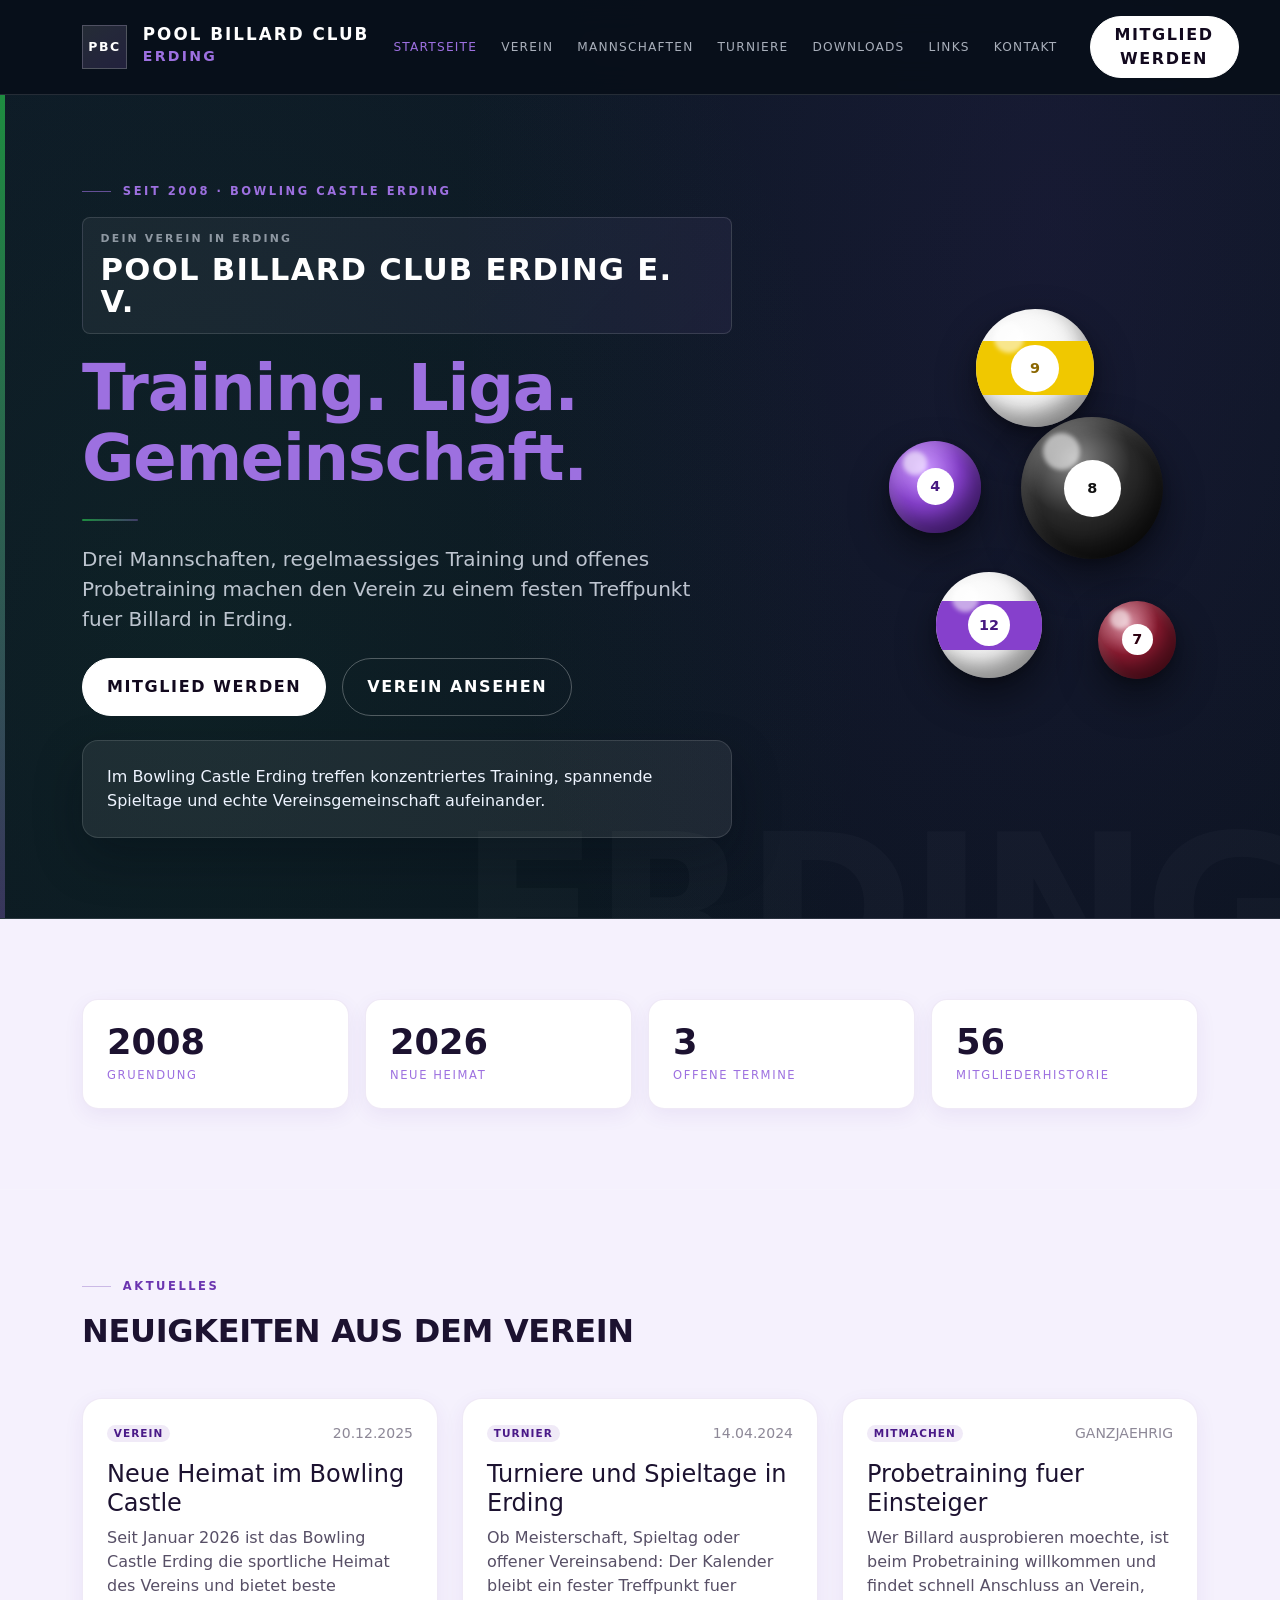
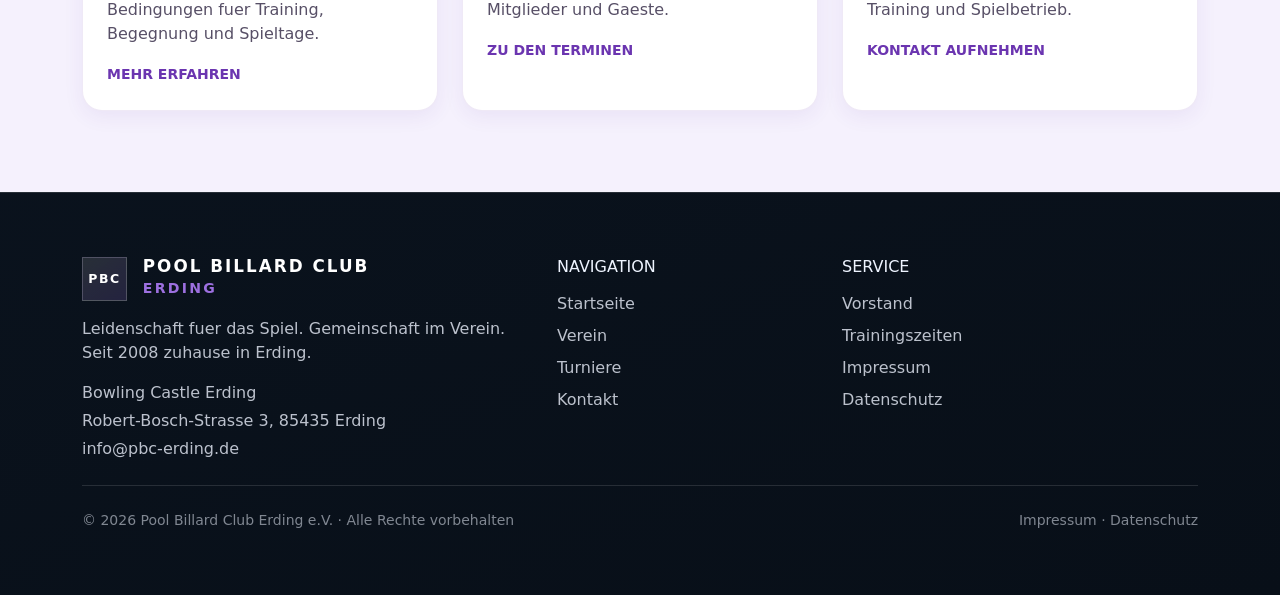
<file: index.html>
<!DOCTYPE html>
<html lang="de">
<head>
    <meta charset="UTF-8">
  <meta name="viewport" content="width=device-width, initial-scale=1.0">
  <link rel="preconnect" href="https://cdn.jsdelivr.net">
  <link href="https://cdn.jsdelivr.net/npm/bootstrap@5.3.8/dist/css/bootstrap.min.css" rel="stylesheet">
  <link rel="stylesheet" href="assets/css/site.css">
  <script src="https://cdn.jsdelivr.net/npm/bootstrap@5.3.8/dist/js/bootstrap.bundle.min.js" defer></script>
  <script src="assets/js/site.js" defer></script>
  <title>PBC Erding</title>
  <meta name="description" content="Pool Billard Club Erding e.V. im Bowling Castle Erding. Training, Vereinsleben und Probetraining in Erding.">
</head>
<body>
  <div class="site-shell">
    <div data-include="includes/header.inc.html"></div>
    <main>
      <section class="hero">
        <div class="hero-bar"></div>
        <div class="container">
          <div class="hero-layout">
            <div class="hero-copy">
              <div class="eyebrow">Seit 2008 · Bowling Castle Erding</div>
              <div class="hero-clubname-wrap">
                <div class="hero-clubname-label">Dein Verein in Erding</div>
                <div class="hero-clubname">POOL BILLARD CLUB ERDING E. V.</div>
              </div>
              <h1><span class="text-pbc-accent">Training. Liga. Gemeinschaft.</span></h1>
              <div class="hero-divider"></div>
              <p class="fs-5 text-pbc-soft">Drei Mannschaften, regelmaessiges Training und offenes Probetraining machen den Verein zu einem festen Treffpunkt fuer Billard in Erding.</p>
              <div class="d-flex flex-wrap gap-3 mt-4">
                <a class="btn btn-pbc-primary rounded-pill px-4 py-3" href="kontakt.html#mitgliedschaft">Mitglied werden</a>
                <a class="btn btn-pbc-outline rounded-pill px-4 py-3" href="verein.html">Verein ansehen</a>
              </div>
              <div class="editor-note rounded-4 p-4 mt-4">Im Bowling Castle Erding treffen konzentriertes Training, spannende Spieltage und echte Vereinsgemeinschaft aufeinander.</div>
            </div>

            <div class="hero-visual" aria-hidden="true">
              <div class="pool-ball ball-9 stripe-9"><span>9</span></div>
              <div class="pool-ball ball-4 solid-4"><span>4</span></div>
              <div class="pool-ball ball-8 eight"><span>8</span></div>
              <div class="pool-ball ball-12 stripe-12"><span>12</span></div>
              <div class="pool-ball ball-7 solid-7"><span>7</span></div>
            </div>
          </div>
        </div>
      </section>

      <section class="section-block bg-pbc-light">
        <div class="container">
          <div class="row g-3">
            <div class="col-6 col-lg-3"><div class="pbc-stat rounded-4 p-4 h-100"><strong>2008</strong><span>Gruendung</span></div></div>
            <div class="col-6 col-lg-3"><div class="pbc-stat rounded-4 p-4 h-100"><strong>2026</strong><span>Neue Heimat</span></div></div>
            <div class="col-6 col-lg-3"><div class="pbc-stat rounded-4 p-4 h-100"><strong>3</strong><span>Offene Termine</span></div></div>
            <div class="col-6 col-lg-3"><div class="pbc-stat rounded-4 p-4 h-100"><strong>56</strong><span>Mitgliederhistorie</span></div></div>
          </div>
        </div>
      </section>

      <section class="section-block bg-pbc-light border-top border-bottom border-pbc">
        <div class="container">
          <div class="mb-5">
            <div class="section-label">Aktuelles</div>
            <h2 class="section-title mt-3 mb-0">Neuigkeiten aus dem Verein</h2>
          </div>
          <div class="row g-4">
            <div class="col-lg-4">
              <article class="pbc-card p-4 h-100">
                <div class="d-flex justify-content-between align-items-center mb-3 small text-pbc-muted text-uppercase"><span class="badge badge-pbc rounded-pill">Verein</span><span>20.12.2025</span></div>
                <h3 class="h4">Neue Heimat im Bowling Castle</h3>
                <p class="text-pbc-soft">Seit Januar 2026 ist das Bowling Castle Erding die sportliche Heimat des Vereins und bietet beste Bedingungen fuer Training, Begegnung und Spieltage.</p>
                <a class="text-pbc-accent text-uppercase fw-semibold small" href="verein.html">Mehr erfahren</a>
              </article>
            </div>
            <div class="col-lg-4">
              <article class="pbc-card p-4 h-100">
                <div class="d-flex justify-content-between align-items-center mb-3 small text-pbc-muted text-uppercase"><span class="badge badge-pbc rounded-pill">Turnier</span><span>14.04.2024</span></div>
                <h3 class="h4">Turniere und Spieltage in Erding</h3>
                <p class="text-pbc-soft">Ob Meisterschaft, Spieltag oder offener Vereinsabend: Der Kalender bleibt ein fester Treffpunkt fuer Mitglieder und Gaeste.</p>
                <a class="text-pbc-accent text-uppercase fw-semibold small" href="turniere.html">Zu den Terminen</a>
              </article>
            </div>
            <div class="col-lg-4">
              <article class="pbc-card p-4 h-100">
                <div class="d-flex justify-content-between align-items-center mb-3 small text-pbc-muted text-uppercase"><span class="badge badge-pbc rounded-pill">Mitmachen</span><span>Ganzjaehrig</span></div>
                <h3 class="h4">Probetraining fuer Einsteiger</h3>
                <p class="text-pbc-soft">Wer Billard ausprobieren moechte, ist beim Probetraining willkommen und findet schnell Anschluss an Verein, Training und Spielbetrieb.</p>
                <a class="text-pbc-accent text-uppercase fw-semibold small" href="kontakt.html">Kontakt aufnehmen</a>
              </article>
            </div>
          </div>
        </div>
      </section>
    </main>
    <div data-include="includes/footer.inc.html"></div>
  </div>
</body>
</html>
</file>
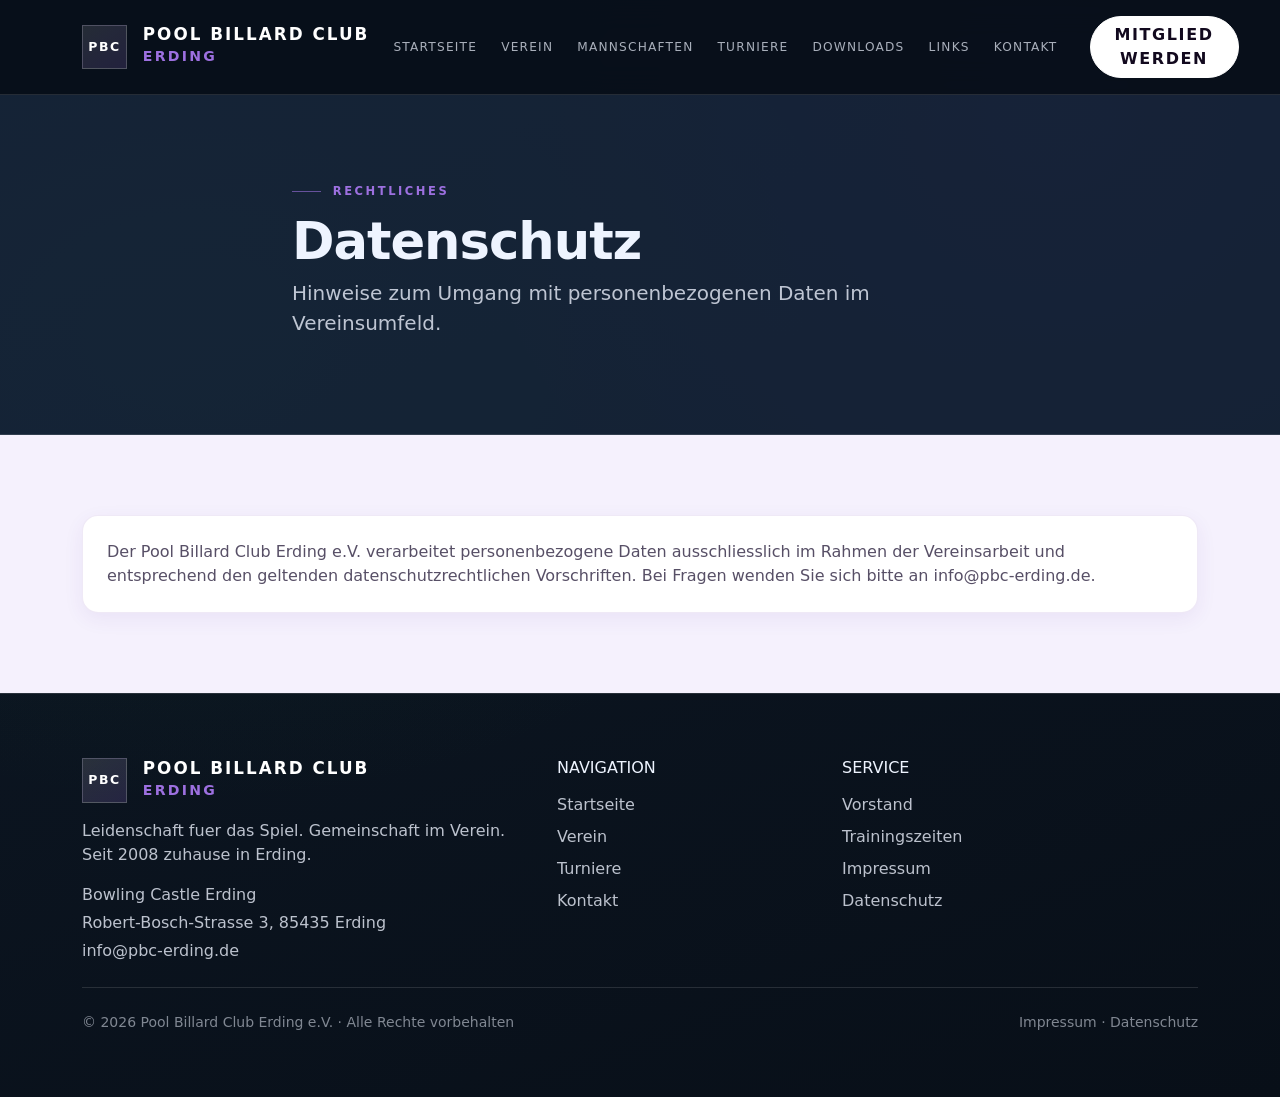
<file: datenschutz.html>
<!DOCTYPE html>
<html lang="de">
<head>
    <meta charset="UTF-8">
  <meta name="viewport" content="width=device-width, initial-scale=1.0">
  <link rel="preconnect" href="https://cdn.jsdelivr.net">
  <link href="https://cdn.jsdelivr.net/npm/bootstrap@5.3.8/dist/css/bootstrap.min.css" rel="stylesheet">
  <link rel="stylesheet" href="assets/css/site.css">
  <script src="https://cdn.jsdelivr.net/npm/bootstrap@5.3.8/dist/js/bootstrap.bundle.min.js" defer></script>
  <script src="assets/js/site.js" defer></script>
  <title>Datenschutz | PBC Erding</title>
</head>
<body>
  <div class="site-shell">
    <div data-include="includes/header.inc.html"></div>
    <main>
      <section class="page-hero bg-pbc-dark">
        <div class="container page-hero-copy">
          <div class="section-label">Rechtliches</div>
          <h1>Datenschutz</h1>
          <p class="fs-5 text-pbc-soft">Hinweise zum Umgang mit personenbezogenen Daten im Vereinsumfeld.</p>
        </div>
      </section>
      <section class="section-block bg-pbc-light"><div class="container"><div class="pbc-panel rounded-4 p-4"><p class="text-pbc-soft mb-0">Der Pool Billard Club Erding e.V. verarbeitet personenbezogene Daten ausschliesslich im Rahmen der Vereinsarbeit und entsprechend den geltenden datenschutzrechtlichen Vorschriften. Bei Fragen wenden Sie sich bitte an info@pbc-erding.de.</p></div></div></section>
    </main>
    <div data-include="includes/footer.inc.html"></div>
  </div>
</body>
</html>
</file>
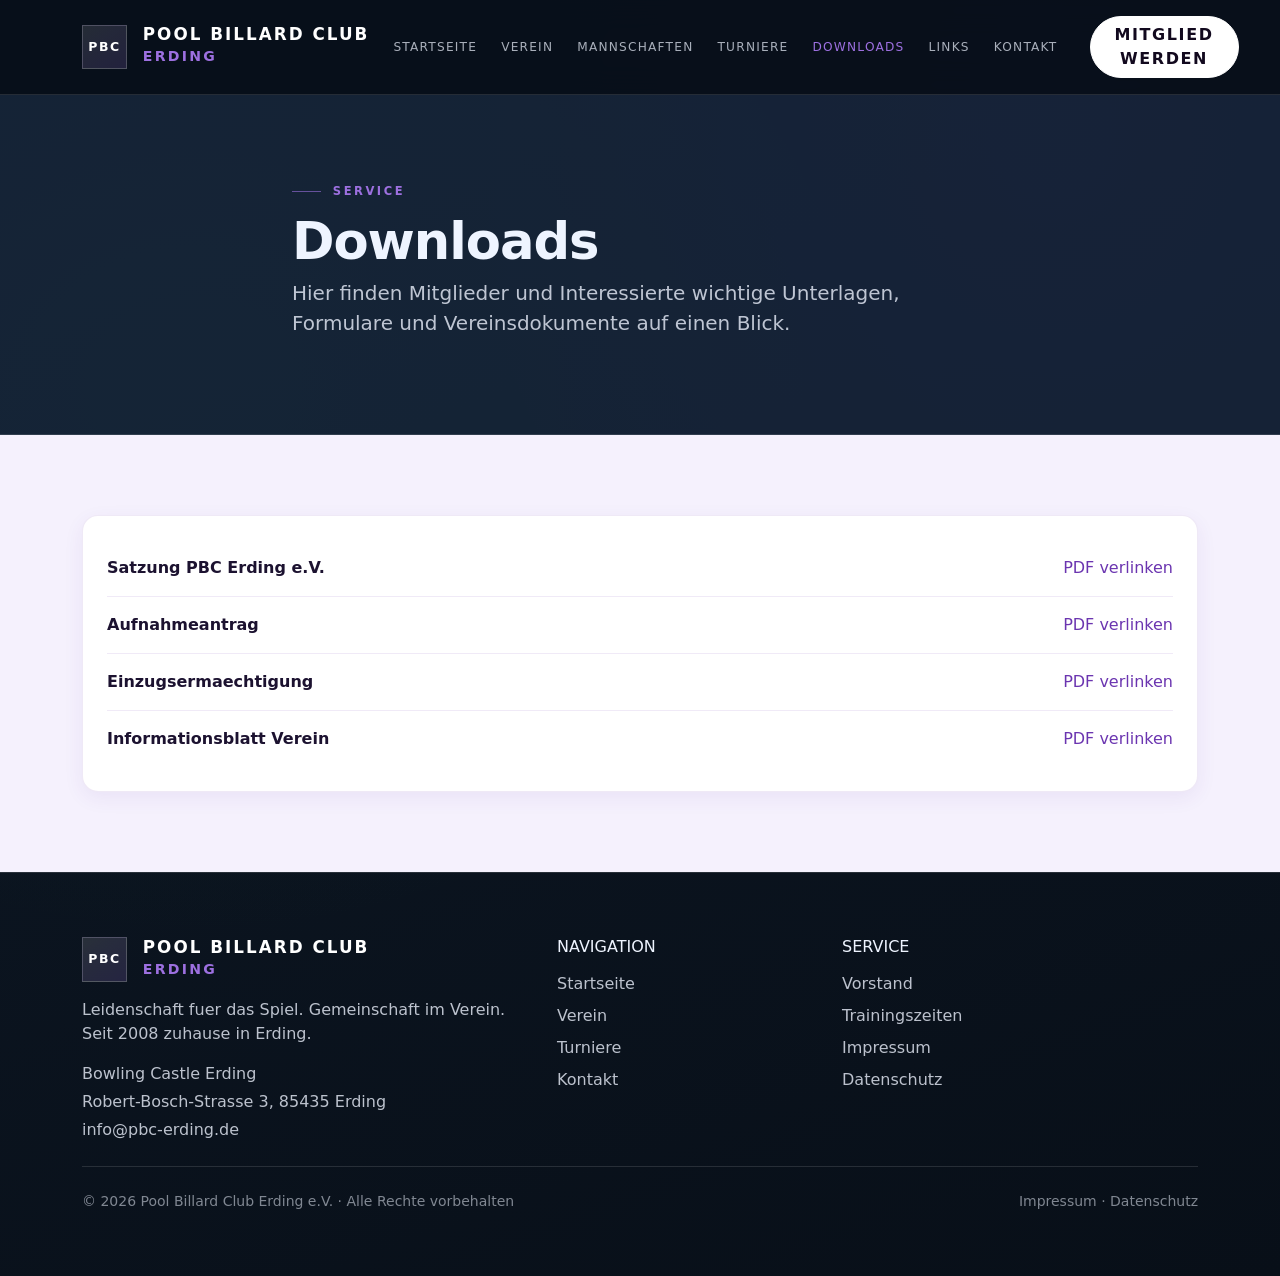
<file: downloads.html>
<!DOCTYPE html>
<html lang="de">
<head>
    <meta charset="UTF-8">
  <meta name="viewport" content="width=device-width, initial-scale=1.0">
  <link rel="preconnect" href="https://cdn.jsdelivr.net">
  <link href="https://cdn.jsdelivr.net/npm/bootstrap@5.3.8/dist/css/bootstrap.min.css" rel="stylesheet">
  <link rel="stylesheet" href="assets/css/site.css">
  <script src="https://cdn.jsdelivr.net/npm/bootstrap@5.3.8/dist/js/bootstrap.bundle.min.js" defer></script>
  <script src="assets/js/site.js" defer></script>
  <title>Downloads | PBC Erding</title>
  <meta name="description" content="Downloadbereich mit einfacher Listenpflege.">
</head>
<body>
  <div class="site-shell">
    <div data-include="includes/header.inc.html"></div>
    <main>
      <section class="page-hero bg-pbc-dark">
        <div class="container page-hero-copy">
          <div class="section-label">Service</div>
          <h1>Downloads</h1>
          <p class="fs-5 text-pbc-soft">Hier finden Mitglieder und Interessierte wichtige Unterlagen, Formulare und Vereinsdokumente auf einen Blick.</p>
        </div>
      </section>
      <section class="section-block bg-pbc-light">
        <div class="container">
          <div class="pbc-panel rounded-4 p-4 list-divider">
            <div class="py-3 d-flex justify-content-between flex-column flex-md-row gap-2"><strong>Satzung PBC Erding e.V.</strong><a class="text-pbc-accent" href="#">PDF verlinken</a></div>
            <div class="py-3 d-flex justify-content-between flex-column flex-md-row gap-2"><strong>Aufnahmeantrag</strong><a class="text-pbc-accent" href="#">PDF verlinken</a></div>
            <div class="py-3 d-flex justify-content-between flex-column flex-md-row gap-2"><strong>Einzugsermaechtigung</strong><a class="text-pbc-accent" href="#">PDF verlinken</a></div>
            <div class="py-3 d-flex justify-content-between flex-column flex-md-row gap-2"><strong>Informationsblatt Verein</strong><a class="text-pbc-accent" href="#">PDF verlinken</a></div>
          </div>
        </div>
      </section>
    </main>
    <div data-include="includes/footer.inc.html"></div>
  </div>
</body>
</html>
</file>
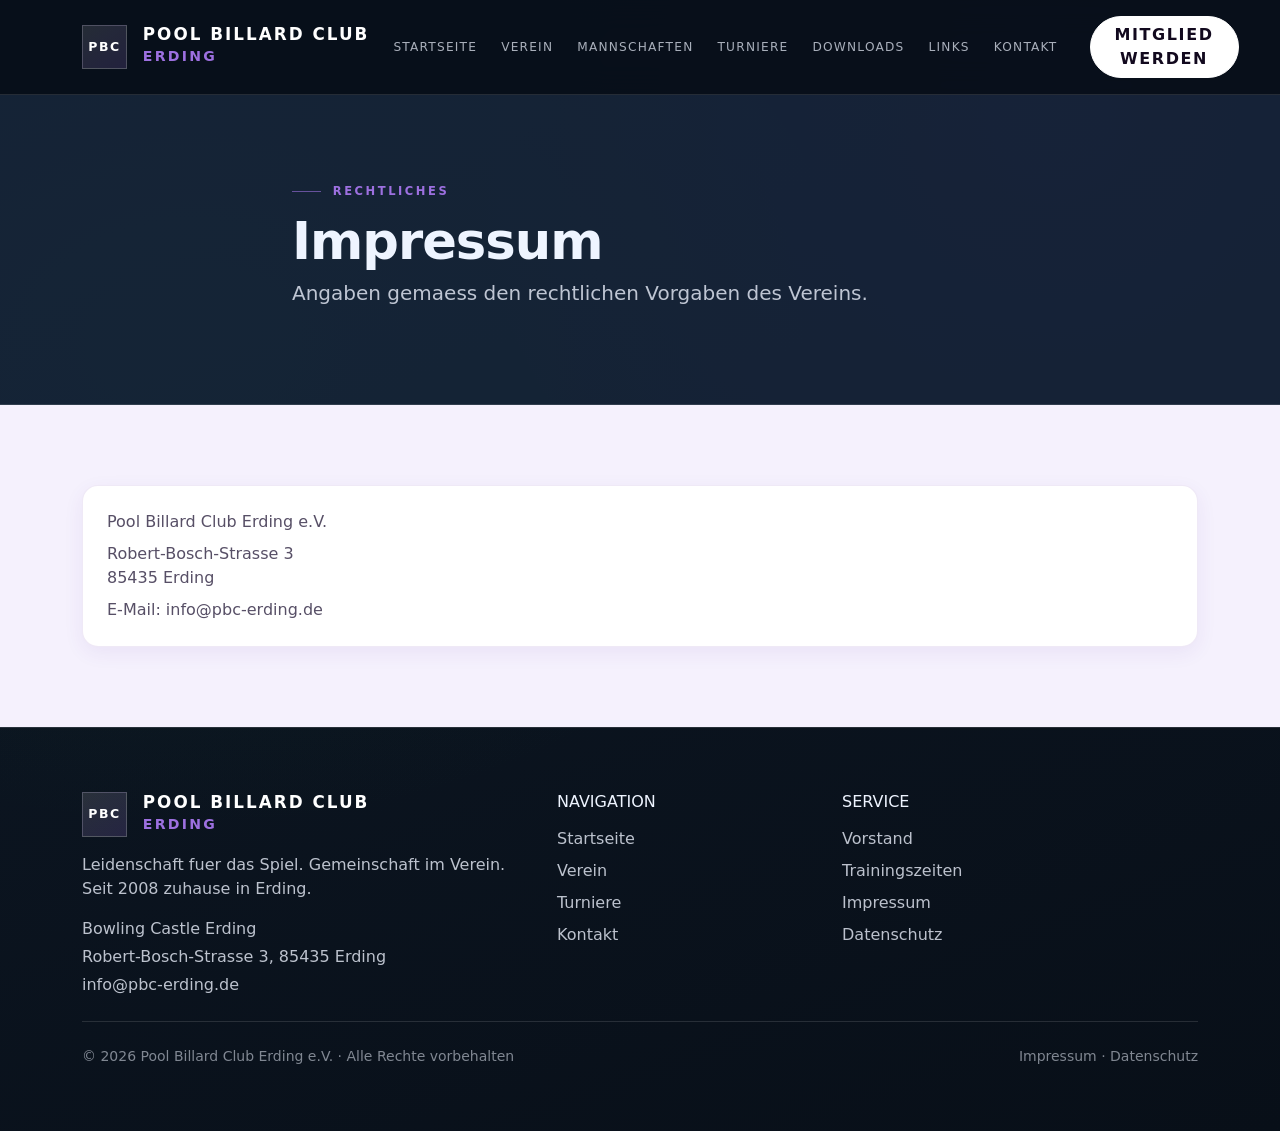
<file: impressum.html>
<!DOCTYPE html>
<html lang="de">
<head>
    <meta charset="UTF-8">
  <meta name="viewport" content="width=device-width, initial-scale=1.0">
  <link rel="preconnect" href="https://cdn.jsdelivr.net">
  <link href="https://cdn.jsdelivr.net/npm/bootstrap@5.3.8/dist/css/bootstrap.min.css" rel="stylesheet">
  <link rel="stylesheet" href="assets/css/site.css">
  <script src="https://cdn.jsdelivr.net/npm/bootstrap@5.3.8/dist/js/bootstrap.bundle.min.js" defer></script>
  <script src="assets/js/site.js" defer></script>
  <title>Impressum | PBC Erding</title>
</head>
<body>
  <div class="site-shell">
    <div data-include="includes/header.inc.html"></div>
    <main>
      <section class="page-hero bg-pbc-dark">
        <div class="container page-hero-copy">
          <div class="section-label">Rechtliches</div>
          <h1>Impressum</h1>
          <p class="fs-5 text-pbc-soft">Angaben gemaess den rechtlichen Vorgaben des Vereins.</p>
        </div>
      </section>
      <section class="section-block bg-pbc-light"><div class="container"><div class="pbc-panel rounded-4 p-4"><p class="text-pbc-soft mb-2">Pool Billard Club Erding e.V.</p><p class="text-pbc-soft mb-2">Robert-Bosch-Strasse 3<br>85435 Erding</p><p class="text-pbc-soft mb-0">E-Mail: info@pbc-erding.de</p></div></div></section>
    </main>
    <div data-include="includes/footer.inc.html"></div>
  </div>
</body>
</html>
</file>
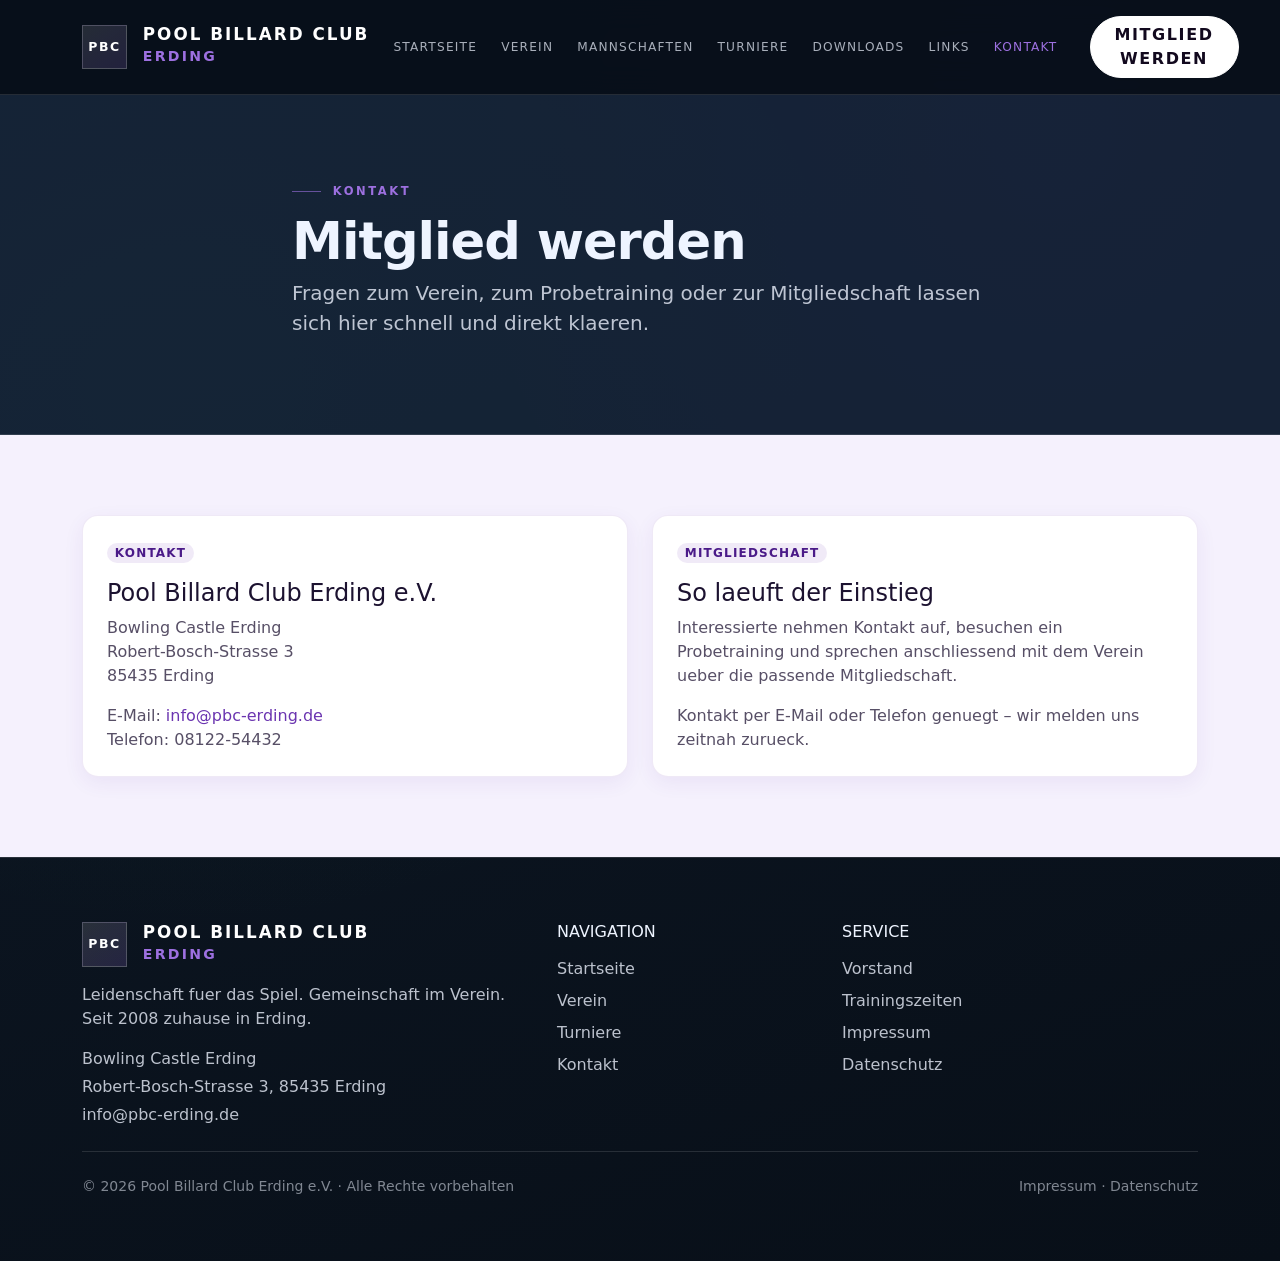
<file: kontakt.html>
<!DOCTYPE html>
<html lang="de">
<head>
    <meta charset="UTF-8">
  <meta name="viewport" content="width=device-width, initial-scale=1.0">
  <link rel="preconnect" href="https://cdn.jsdelivr.net">
  <link href="https://cdn.jsdelivr.net/npm/bootstrap@5.3.8/dist/css/bootstrap.min.css" rel="stylesheet">
  <link rel="stylesheet" href="assets/css/site.css">
  <script src="https://cdn.jsdelivr.net/npm/bootstrap@5.3.8/dist/js/bootstrap.bundle.min.js" defer></script>
  <script src="assets/js/site.js" defer></script>
  <title>Kontakt | PBC Erding</title>
  <meta name="description" content="Kontakt- und Mitgliedschaftsseite mit Vereinsinformationen und Service.">
</head>
<body>
  <div class="site-shell">
    <div data-include="includes/header.inc.html"></div>
    <main>
      <section class="page-hero bg-pbc-dark">
        <div class="container page-hero-copy">
          <div class="section-label">Kontakt</div>
          <h1>Mitglied werden</h1>
          <p class="fs-5 text-pbc-soft">Fragen zum Verein, zum Probetraining oder zur Mitgliedschaft lassen sich hier schnell und direkt klaeren.</p>
        </div>
      </section>
      <section class="section-block bg-pbc-light">
        <div class="container">
          <div class="row g-4">
            <div class="col-lg-6"><article class="pbc-card rounded-4 p-4 h-100"><span class="badge badge-pbc rounded-pill mb-3">Kontakt</span><h3 class="h4">Pool Billard Club Erding e.V.</h3><p class="text-pbc-soft">Bowling Castle Erding<br>Robert-Bosch-Strasse 3<br>85435 Erding</p><p class="text-pbc-soft mb-0">E-Mail: <a class="text-pbc-accent" href="mailto:info@pbc-erding.de">info@pbc-erding.de</a><br>Telefon: 08122-54432</p></article></div>
            <div class="col-lg-6"><article id="mitgliedschaft" class="pbc-card rounded-4 p-4 h-100"><span class="badge badge-pbc rounded-pill mb-3">Mitgliedschaft</span><h3 class="h4">So laeuft der Einstieg</h3><p class="text-pbc-soft">Interessierte nehmen Kontakt auf, besuchen ein Probetraining und sprechen anschliessend mit dem Verein ueber die passende Mitgliedschaft.</p><p class="text-pbc-soft mb-0">Kontakt per E-Mail oder Telefon genuegt – wir melden uns zeitnah zurueck.</p></article></div>
          </div>
        </div>
      </section>
    </main>
    <div data-include="includes/footer.inc.html"></div>
  </div>
</body>
</html>
</file>
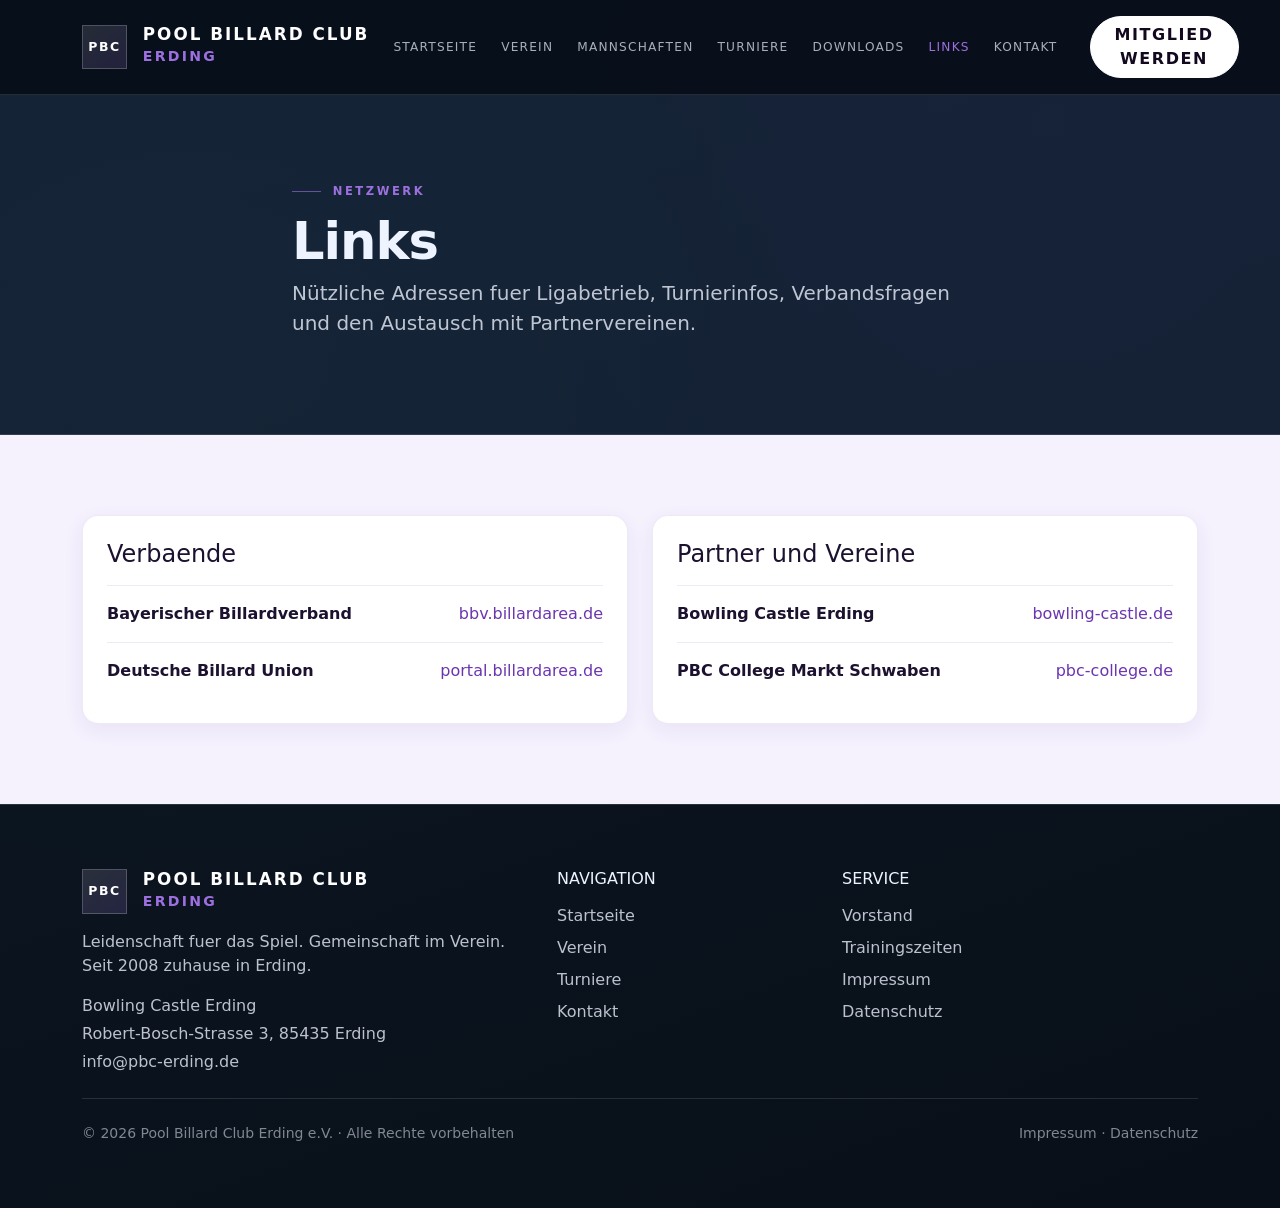
<file: links.html>
<!DOCTYPE html>
<html lang="de">
<head>
    <meta charset="UTF-8">
  <meta name="viewport" content="width=device-width, initial-scale=1.0">
  <link rel="preconnect" href="https://cdn.jsdelivr.net">
  <link href="https://cdn.jsdelivr.net/npm/bootstrap@5.3.8/dist/css/bootstrap.min.css" rel="stylesheet">
  <link rel="stylesheet" href="assets/css/site.css">
  <script src="https://cdn.jsdelivr.net/npm/bootstrap@5.3.8/dist/js/bootstrap.bundle.min.js" defer></script>
  <script src="assets/js/site.js" defer></script>
  <title>Links | PBC Erding</title>
  <meta name="description" content="Nützliche Links rund um Billard, Verbaende und Partner.">
</head>
<body>
  <div class="site-shell">
    <div data-include="includes/header.inc.html"></div>
    <main>
      <section class="page-hero bg-pbc-dark">
        <div class="container page-hero-copy">
          <div class="section-label">Netzwerk</div>
          <h1>Links</h1>
          <p class="fs-5 text-pbc-soft">Nützliche Adressen fuer Ligabetrieb, Turnierinfos, Verbandsfragen und den Austausch mit Partnervereinen.</p>
        </div>
      </section>
      <section class="section-block bg-pbc-light">
        <div class="container">
          <div class="row g-4">
            <div class="col-lg-6"><div class="pbc-panel rounded-4 p-4 list-divider"><h3 class="h4 mb-3">Verbaende</h3><div class="py-3 d-flex justify-content-between flex-column flex-md-row gap-2"><strong>Bayerischer Billardverband</strong><a class="text-pbc-accent" href="https://bbv.billardarea.de">bbv.billardarea.de</a></div><div class="py-3 d-flex justify-content-between flex-column flex-md-row gap-2"><strong>Deutsche Billard Union</strong><a class="text-pbc-accent" href="https://portal.billardarea.de">portal.billardarea.de</a></div></div></div>
            <div class="col-lg-6"><div class="pbc-panel rounded-4 p-4 list-divider"><h3 class="h4 mb-3">Partner und Vereine</h3><div class="py-3 d-flex justify-content-between flex-column flex-md-row gap-2"><strong>Bowling Castle Erding</strong><a class="text-pbc-accent" href="https://www.bowling-castle.de">bowling-castle.de</a></div><div class="py-3 d-flex justify-content-between flex-column flex-md-row gap-2"><strong>PBC College Markt Schwaben</strong><a class="text-pbc-accent" href="https://www.pbc-college.de">pbc-college.de</a></div></div></div>
          </div>
        </div>
      </section>
    </main>
    <div data-include="includes/footer.inc.html"></div>
  </div>
</body>
</html>
</file>
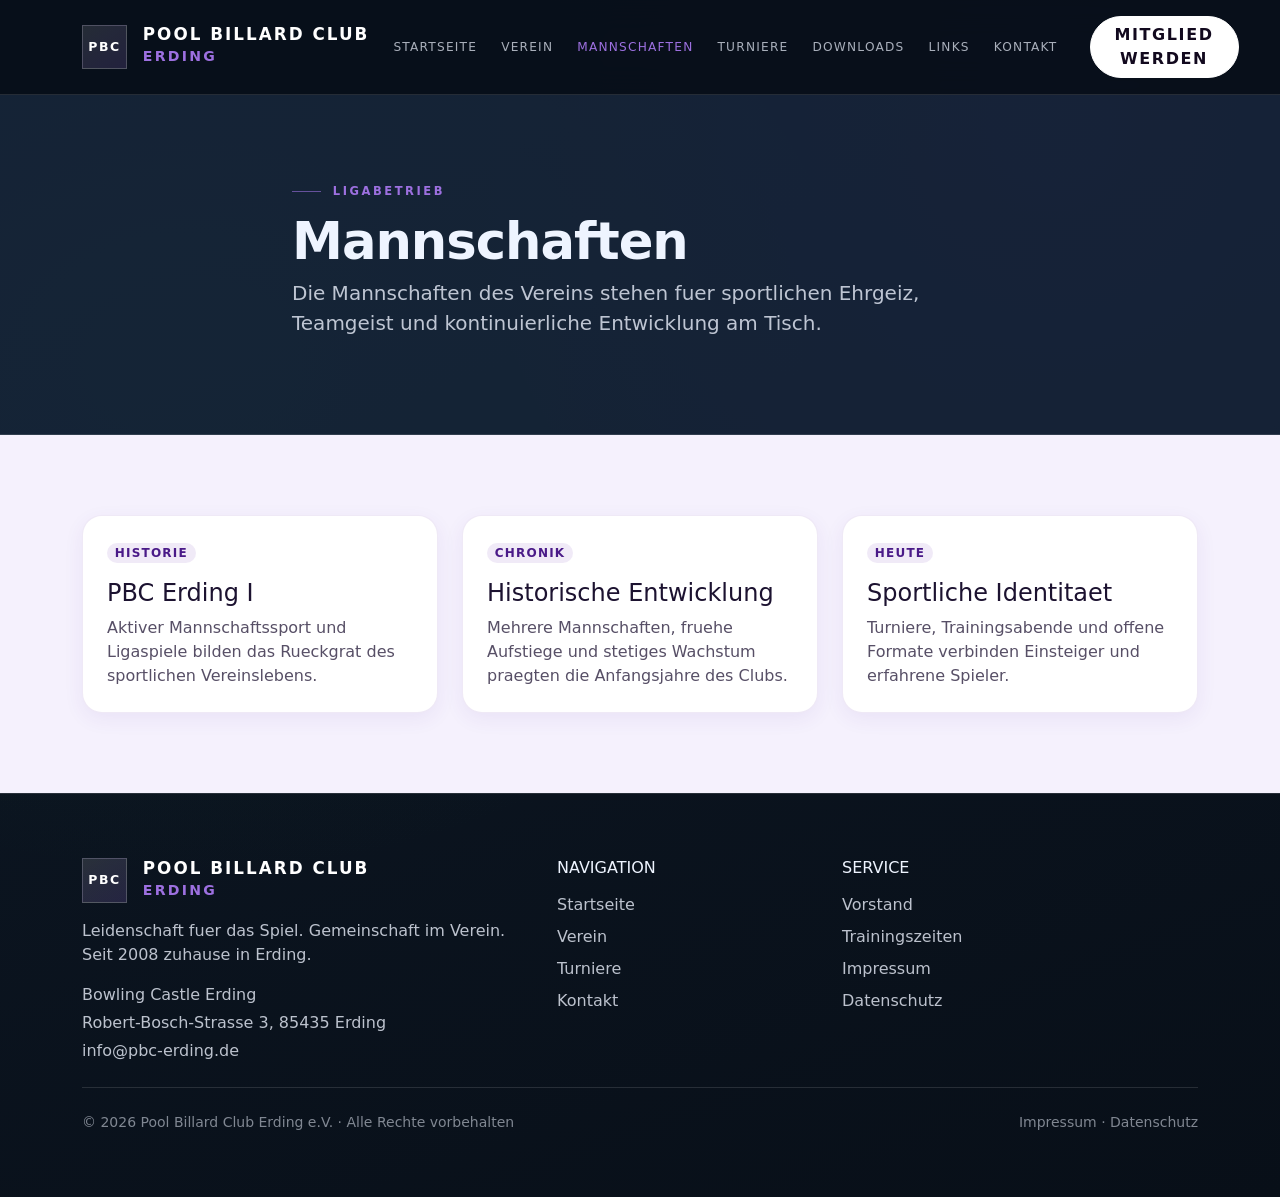
<file: mannschaften.html>
<!DOCTYPE html>
<html lang="de">
<head>
    <meta charset="UTF-8">
  <meta name="viewport" content="width=device-width, initial-scale=1.0">
  <link rel="preconnect" href="https://cdn.jsdelivr.net">
  <link href="https://cdn.jsdelivr.net/npm/bootstrap@5.3.8/dist/css/bootstrap.min.css" rel="stylesheet">
  <link rel="stylesheet" href="assets/css/site.css">
  <script src="https://cdn.jsdelivr.net/npm/bootstrap@5.3.8/dist/js/bootstrap.bundle.min.js" defer></script>
  <script src="assets/js/site.js" defer></script>
  <title>Mannschaften | PBC Erding</title>
  <meta name="description" content="Mannschaften und sportliche Entwicklung des PBC Erding.">
</head>
<body>
  <div class="site-shell">
    <div data-include="includes/header.inc.html"></div>
    <main>
      <section class="page-hero bg-pbc-dark">
        <div class="container page-hero-copy">
          <div class="section-label">Ligabetrieb</div>
          <h1>Mannschaften</h1>
          <p class="fs-5 text-pbc-soft">Die Mannschaften des Vereins stehen fuer sportlichen Ehrgeiz, Teamgeist und kontinuierliche Entwicklung am Tisch.</p>
        </div>
      </section>
      <section class="section-block bg-pbc-light">
        <div class="container">
          <div class="row g-4">
            <div class="col-lg-4"><article class="pbc-card p-4 h-100"><span class="badge badge-pbc rounded-pill mb-3">Historie</span><h3 class="h4">PBC Erding I</h3><p class="text-pbc-soft mb-0">Aktiver Mannschaftssport und Ligaspiele bilden das Rueckgrat des sportlichen Vereinslebens.</p></article></div>
            <div class="col-lg-4"><article class="pbc-card p-4 h-100"><span class="badge badge-pbc rounded-pill mb-3">Chronik</span><h3 class="h4">Historische Entwicklung</h3><p class="text-pbc-soft mb-0">Mehrere Mannschaften, fruehe Aufstiege und stetiges Wachstum praegten die Anfangsjahre des Clubs.</p></article></div>
            <div class="col-lg-4"><article class="pbc-card p-4 h-100"><span class="badge badge-pbc rounded-pill mb-3">Heute</span><h3 class="h4">Sportliche Identitaet</h3><p class="text-pbc-soft mb-0">Turniere, Trainingsabende und offene Formate verbinden Einsteiger und erfahrene Spieler.</p></article></div>
          </div>
        </div>
      </section>
    </main>
    <div data-include="includes/footer.inc.html"></div>
  </div>
</body>
</html>
</file>
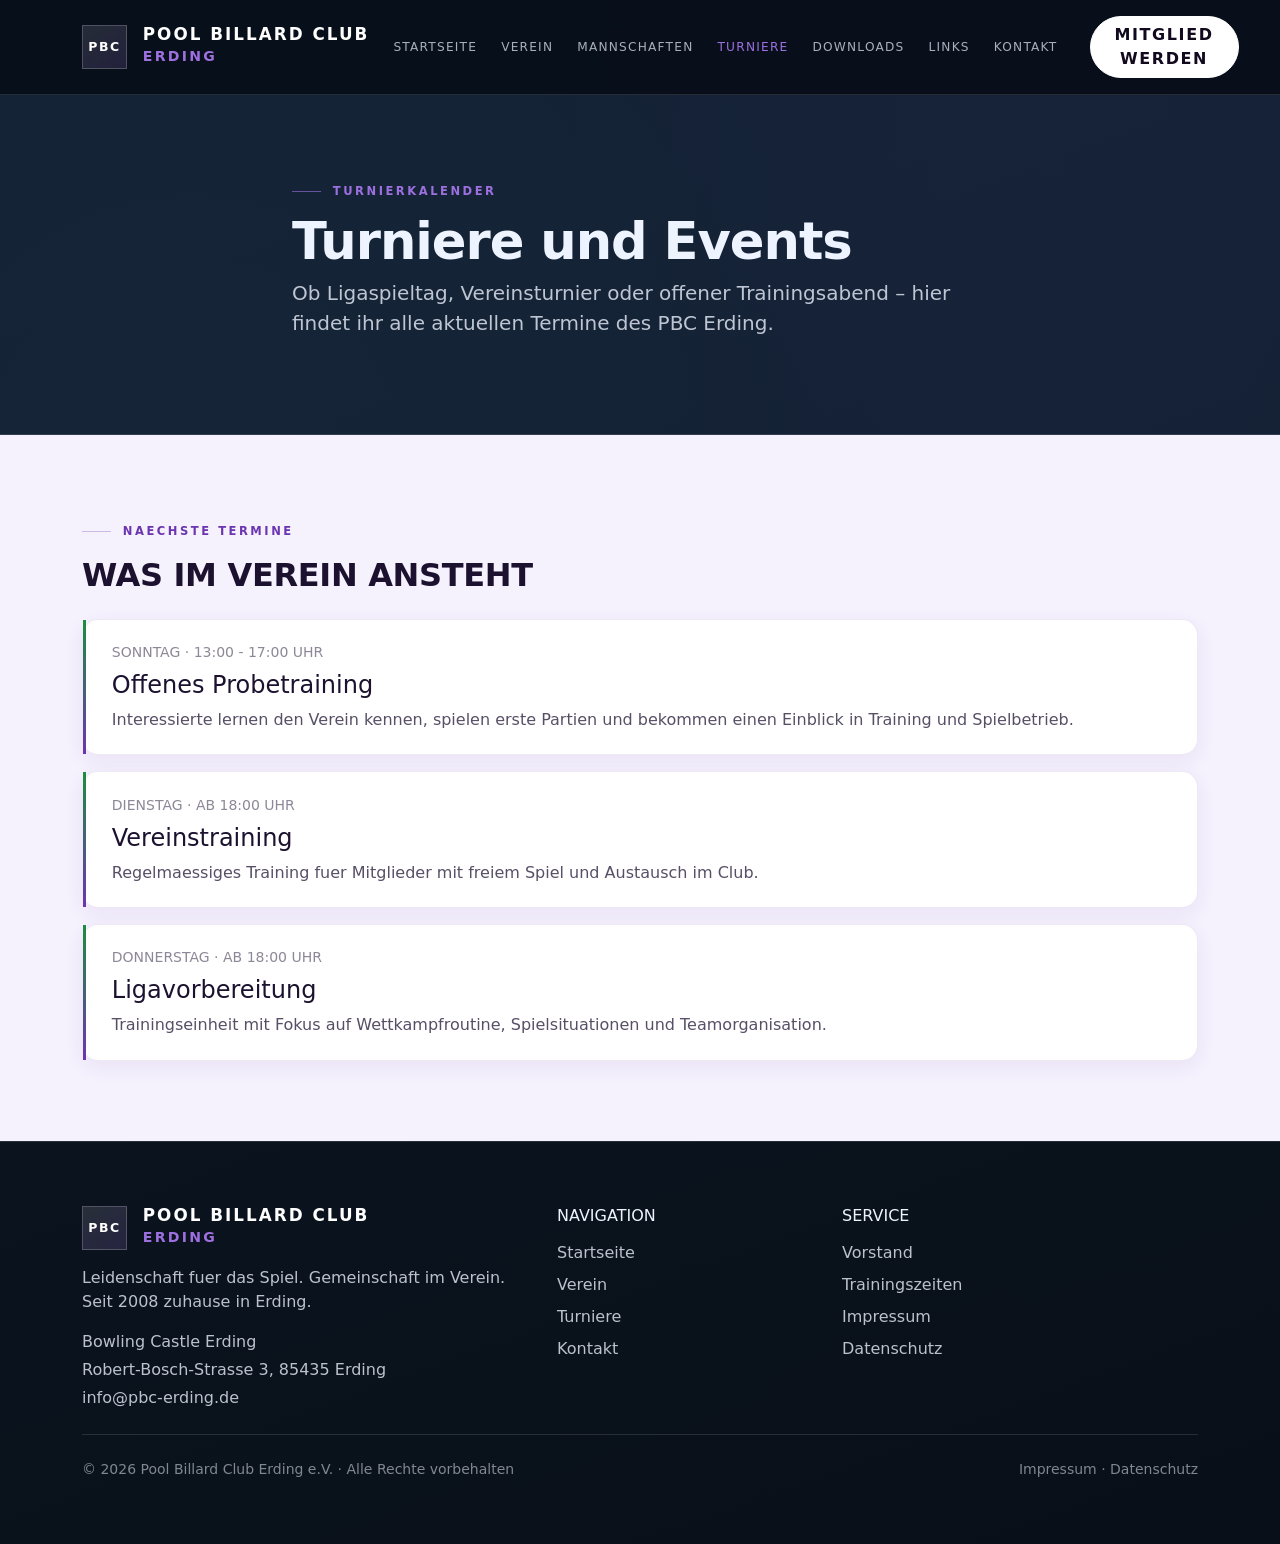
<file: turniere.html>
<!DOCTYPE html>
<html lang="de">
<head>
    <meta charset="UTF-8">
  <meta name="viewport" content="width=device-width, initial-scale=1.0">
  <link rel="preconnect" href="https://cdn.jsdelivr.net">
  <link href="https://cdn.jsdelivr.net/npm/bootstrap@5.3.8/dist/css/bootstrap.min.css" rel="stylesheet">
  <link rel="stylesheet" href="assets/css/site.css">
  <script src="https://cdn.jsdelivr.net/npm/bootstrap@5.3.8/dist/js/bootstrap.bundle.min.js" defer></script>
  <script src="assets/js/site.js" defer></script>
  <title>Turniere | PBC Erding</title>
  <meta name="description" content="Turniere, Trainingsabende und Veranstaltungen des PBC Erding.">
</head>
<body>
  <div class="site-shell">
    <div data-include="includes/header.inc.html"></div>
    <main>
      <section class="page-hero bg-pbc-dark">
        <div class="container page-hero-copy">
          <div class="section-label">Turnierkalender</div>
          <h1>Turniere und Events</h1>
          <p class="fs-5 text-pbc-soft">Ob Ligaspieltag, Vereinsturnier oder offener Trainingsabend – hier findet ihr alle aktuellen Termine des PBC Erding.</p>
        </div>
      </section>

      <section class="section-block bg-pbc-light">
        <div class="container">
          <div class="section-label">Naechste Termine</div>
          <h2 class="section-title mt-3 mb-4">Was im Verein ansteht</h2>
          <div class="vstack gap-3">
            <article class="pbc-timeline-item rounded-4">
              <div class="small text-pbc-muted text-uppercase mb-2">Sonntag · 13:00 - 17:00 Uhr</div>
              <h3 class="h4">Offenes Probetraining</h3>
              <p class="text-pbc-soft mb-0">Interessierte lernen den Verein kennen, spielen erste Partien und bekommen einen Einblick in Training und Spielbetrieb.</p>
            </article>
            <article class="pbc-timeline-item rounded-4">
              <div class="small text-pbc-muted text-uppercase mb-2">Dienstag · ab 18:00 Uhr</div>
              <h3 class="h4">Vereinstraining</h3>
              <p class="text-pbc-soft mb-0">Regelmaessiges Training fuer Mitglieder mit freiem Spiel und Austausch im Club.</p>
            </article>
            <article class="pbc-timeline-item rounded-4">
              <div class="small text-pbc-muted text-uppercase mb-2">Donnerstag · ab 18:00 Uhr</div>
              <h3 class="h4">Ligavorbereitung</h3>
              <p class="text-pbc-soft mb-0">Trainingseinheit mit Fokus auf Wettkampfroutine, Spielsituationen und Teamorganisation.</p>
            </article>
          </div>
        </div>
      </section>
    </main>
    <div data-include="includes/footer.inc.html"></div>
  </div>
</body>
</html>
</file>
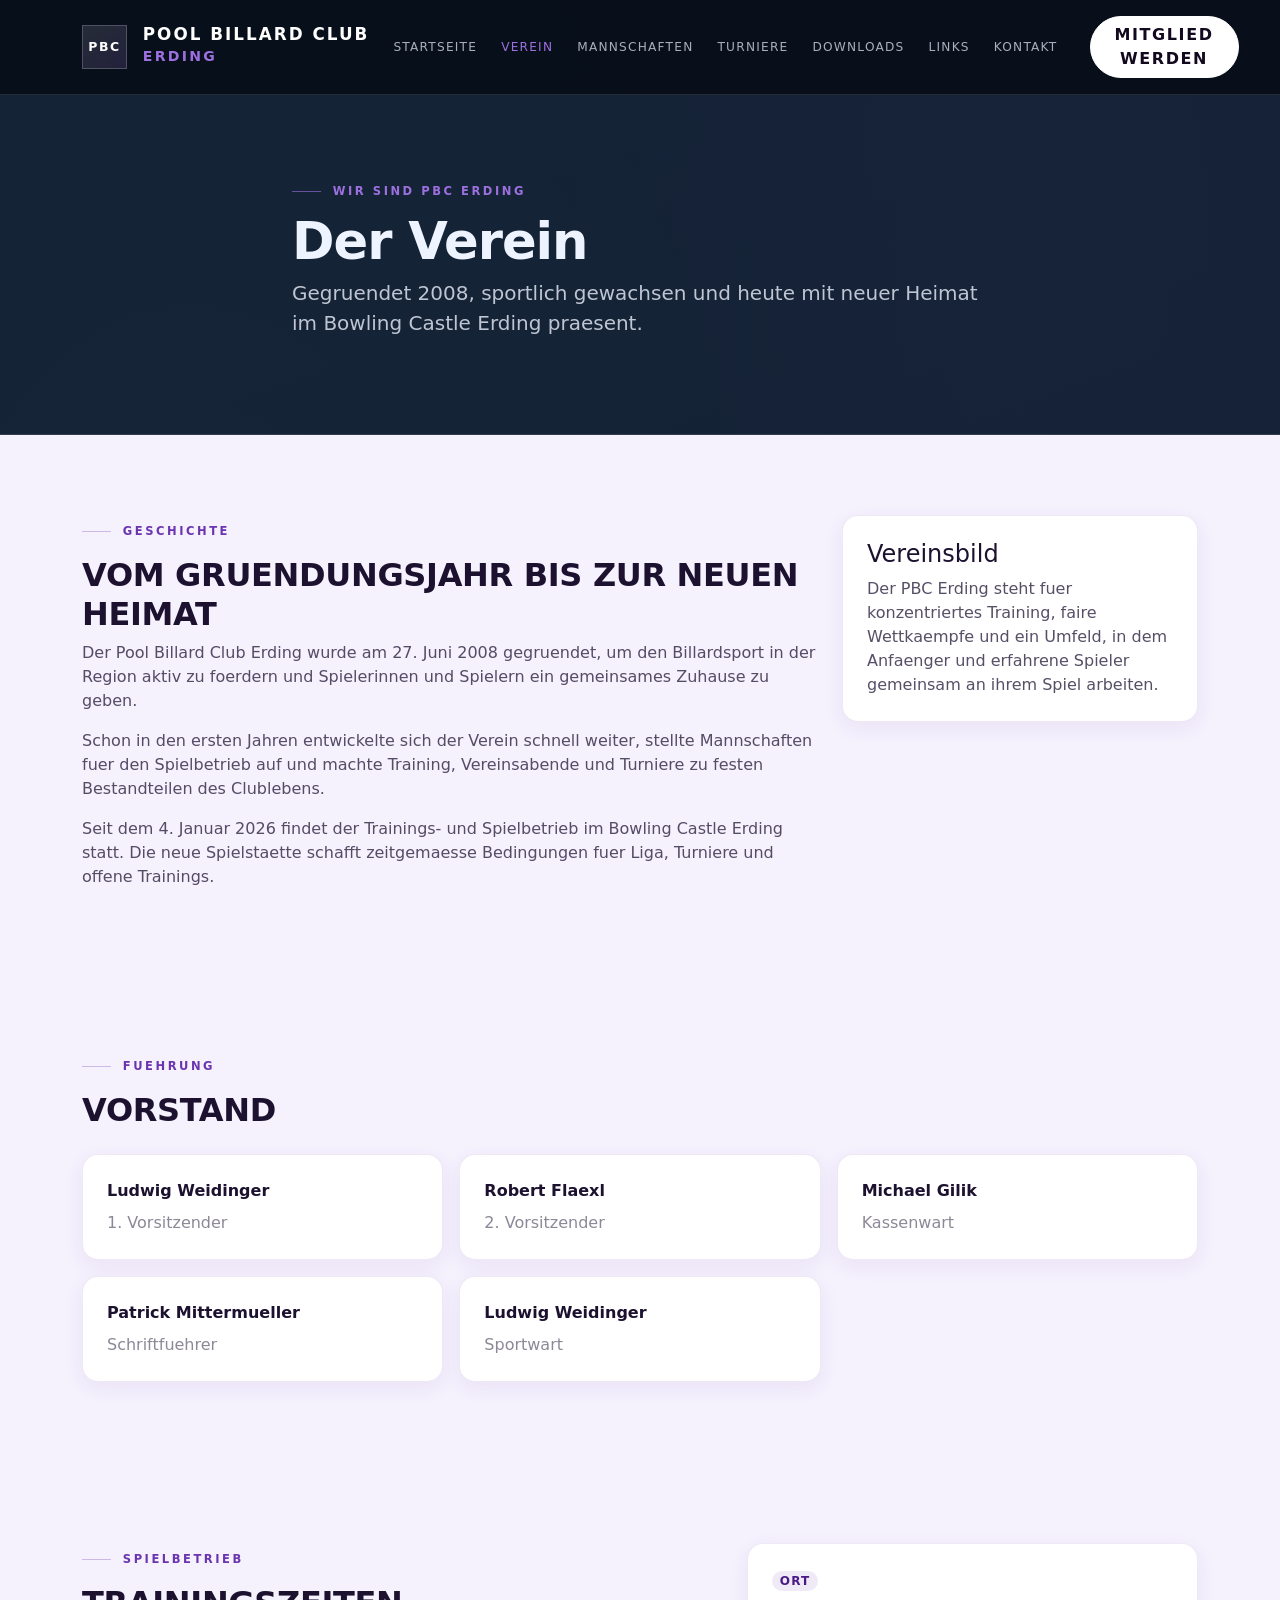
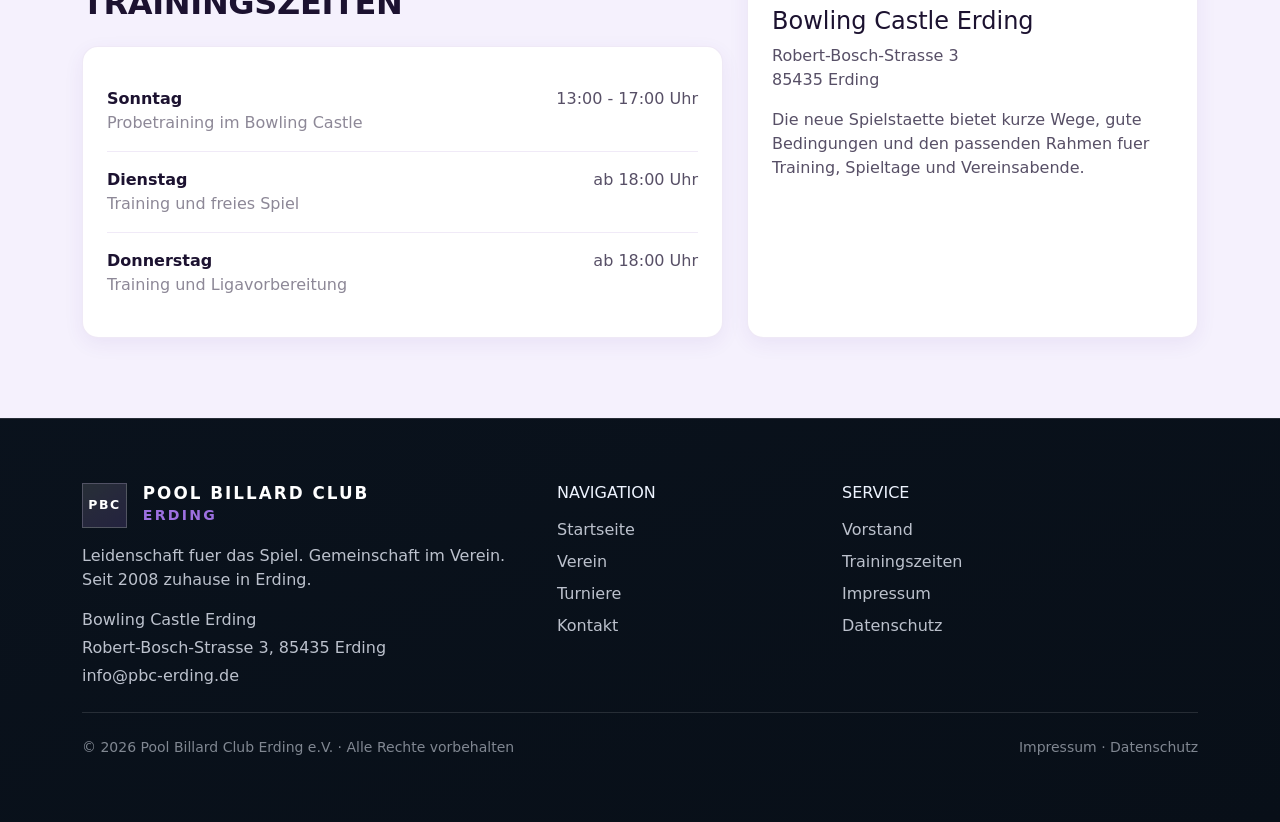
<file: verein.html>
<!DOCTYPE html>
<html lang="de">
<head>
    <meta charset="UTF-8">
  <meta name="viewport" content="width=device-width, initial-scale=1.0">
  <link rel="preconnect" href="https://cdn.jsdelivr.net">
  <link href="https://cdn.jsdelivr.net/npm/bootstrap@5.3.8/dist/css/bootstrap.min.css" rel="stylesheet">
  <link rel="stylesheet" href="assets/css/site.css">
  <script src="https://cdn.jsdelivr.net/npm/bootstrap@5.3.8/dist/js/bootstrap.bundle.min.js" defer></script>
  <script src="assets/js/site.js" defer></script>
  <title>Verein | PBC Erding</title>
  <meta name="description" content="Alles ueber den Pool Billard Club Erding e.V.: Geschichte, Vorstand und Trainingszeiten.">
</head>
<body>
  <div class="site-shell">
    <div data-include="includes/header.inc.html"></div>
    <main>
      <section class="page-hero bg-pbc-dark">
        <div class="container page-hero-copy">
          <div class="section-label">Wir sind PBC Erding</div>
          <h1>Der Verein</h1>
          <p class="fs-5 text-pbc-soft">Gegruendet 2008, sportlich gewachsen und heute mit neuer Heimat im Bowling Castle Erding praesent.</p>
        </div>
      </section>

      <section class="section-block bg-pbc-light">
        <div class="container">
          <div class="row g-4 align-items-start">
            <div class="col-lg-8">
              <div class="section-label">Geschichte</div>
              <h2 class="section-title mt-3">Vom Gruendungsjahr bis zur neuen Heimat</h2>
              <p class="text-pbc-soft">Der Pool Billard Club Erding wurde am 27. Juni 2008 gegruendet, um den Billardsport in der Region aktiv zu foerdern und Spielerinnen und Spielern ein gemeinsames Zuhause zu geben.</p>
              <p class="text-pbc-soft">Schon in den ersten Jahren entwickelte sich der Verein schnell weiter, stellte Mannschaften fuer den Spielbetrieb auf und machte Training, Vereinsabende und Turniere zu festen Bestandteilen des Clublebens.</p>
              <p class="text-pbc-soft mb-0">Seit dem 4. Januar 2026 findet der Trainings- und Spielbetrieb im Bowling Castle Erding statt. Die neue Spielstaette schafft zeitgemaesse Bedingungen fuer Liga, Turniere und offene Trainings.</p>
            </div>
            <div class="col-lg-4">
              <aside class="pbc-panel rounded-4 p-4"><h3 class="h4">Vereinsbild</h3><p class="text-pbc-soft mb-0">Der PBC Erding steht fuer konzentriertes Training, faire Wettkaempfe und ein Umfeld, in dem Anfaenger und erfahrene Spieler gemeinsam an ihrem Spiel arbeiten.</p></aside>
            </div>
          </div>
        </div>
      </section>

      <section id="vorstand" class="section-block bg-pbc-light border-top border-bottom border-pbc">
        <div class="container">
          <div class="section-label">Fuehrung</div>
          <h2 class="section-title mt-3 mb-4">Vorstand</h2>
          <div class="row g-3">
            <div class="col-md-6 col-lg-4"><div class="pbc-panel rounded-4 p-4 h-100"><strong>Ludwig Weidinger</strong><div class="text-pbc-muted mt-2">1. Vorsitzender</div></div></div>
            <div class="col-md-6 col-lg-4"><div class="pbc-panel rounded-4 p-4 h-100"><strong>Robert Flaexl</strong><div class="text-pbc-muted mt-2">2. Vorsitzender</div></div></div>
            <div class="col-md-6 col-lg-4"><div class="pbc-panel rounded-4 p-4 h-100"><strong>Michael Gilik</strong><div class="text-pbc-muted mt-2">Kassenwart</div></div></div>
            <div class="col-md-6 col-lg-4"><div class="pbc-panel rounded-4 p-4 h-100"><strong>Patrick Mittermueller</strong><div class="text-pbc-muted mt-2">Schriftfuehrer</div></div></div>
            <div class="col-md-6 col-lg-4"><div class="pbc-panel rounded-4 p-4 h-100"><strong>Ludwig Weidinger</strong><div class="text-pbc-muted mt-2">Sportwart</div></div></div>
          </div>
        </div>
      </section>

      <section id="training" class="section-block bg-pbc-light">
        <div class="container">
          <div class="row g-4">
            <div class="col-lg-7">
              <div class="section-label">Spielbetrieb</div>
              <h2 class="section-title mt-3 mb-4">Trainingszeiten</h2>
              <div class="pbc-panel rounded-4 p-4 list-divider">
                <div class="py-3 d-flex justify-content-between flex-column flex-md-row gap-2"><div><strong>Sonntag</strong><div class="text-pbc-muted">Probetraining im Bowling Castle</div></div><span class="text-pbc-soft">13:00 - 17:00 Uhr</span></div>
                <div class="py-3 d-flex justify-content-between flex-column flex-md-row gap-2"><div><strong>Dienstag</strong><div class="text-pbc-muted">Training und freies Spiel</div></div><span class="text-pbc-soft">ab 18:00 Uhr</span></div>
                <div class="py-3 d-flex justify-content-between flex-column flex-md-row gap-2"><div><strong>Donnerstag</strong><div class="text-pbc-muted">Training und Ligavorbereitung</div></div><span class="text-pbc-soft">ab 18:00 Uhr</span></div>
              </div>
            </div>
            <div class="col-lg-5">
              <div class="pbc-card rounded-4 p-4 h-100">
                <span class="badge badge-pbc rounded-pill mb-3">Ort</span>
                <h3 class="h4">Bowling Castle Erding</h3>
                <p class="text-pbc-soft">Robert-Bosch-Strasse 3<br>85435 Erding</p>
                <p class="text-pbc-soft mb-0">Die neue Spielstaette bietet kurze Wege, gute Bedingungen und den passenden Rahmen fuer Training, Spieltage und Vereinsabende.</p>
              </div>
            </div>
          </div>
        </div>
      </section>
    </main>
    <div data-include="includes/footer.inc.html"></div>
  </div>
</body>
</html>
</file>
<file: assets/css/site.css>
/* ============================================================
   PBC ERDING — site.css
   ============================================================ */

/* === DESIGN TOKENS === */
:root {
  --pbc-bg:           #0e1927;
  --pbc-bg-soft:      #16253a;
  --pbc-panel:        rgba(255, 255, 255, 0.07);
  --pbc-panel-strong: rgba(255, 255, 255, 0.12);
  --pbc-border:       rgba(255, 255, 255, 0.12);
  --pbc-text:         #eef4ff;
  --pbc-text-soft:    rgba(238, 244, 255, 0.78);
  --pbc-text-muted:   rgba(238, 244, 255, 0.52);
  --pbc-accent:       #9d70e0;
  --pbc-accent-strong:#7c3aed;
  --pbc-green:        #1e8c40;
  --pbc-shadow:       0 20px 48px rgba(0, 8, 20, 0.32);
}

html { scroll-behavior: smooth; }

body {
  background:
    radial-gradient(ellipse at 15% 30%, rgba(30, 140, 64, 0.09), transparent 44%),
    radial-gradient(ellipse at 82% 10%, rgba(107, 53, 176, 0.11), transparent 40%),
    linear-gradient(160deg, #0e1927 0%, #080f18 100%);
  color: var(--pbc-text);
}

a { color: inherit; text-decoration: none; }

.site-shell { position: relative; z-index: 1; }

/* === HEADER === */
.site-header {
  background: rgba(8, 15, 26, 0.94);
  backdrop-filter: blur(16px);
  border-bottom: 1px solid var(--pbc-border);
}

.bg-pbc-dark   { background: rgba(22, 37, 58, 0.82); }
.bg-pbc-deeper { background: rgba(8, 13, 22, 0.94);  }

.border-pbc        { border-color: var(--pbc-border) !important; }
.text-pbc-soft     { color: var(--pbc-text-soft)  !important; }
.text-pbc-muted    { color: var(--pbc-text-muted) !important; }
.text-pbc-accent   { color: var(--pbc-accent)     !important; }

/* === BRAND / NAVBAR === */
.navbar-brand-mark {
  width: 2.8rem;
  height: 2.8rem;
  display: inline-grid;
  place-items: center;
  border: 1px solid rgba(255, 255, 255, 0.20);
  background: linear-gradient(145deg, rgba(255,255,255,0.12), rgba(157,112,224,0.18));
  color: #fff;
  font-weight: 800;
  letter-spacing: 0.12em;
  font-size: 0.78rem;
}

.navbar-brand-copy strong,
.footer-brand strong {
  display: block;
  color: #fff;
  font-size: 1.05rem;
  line-height: 1;
  letter-spacing: 0.12em;
  text-transform: uppercase;
}

.navbar-brand-copy span,
.footer-brand span {
  display: block;
  margin-top: 0.2rem;
  color: var(--pbc-accent);
  font-size: 0.88rem;
  letter-spacing: 0.16em;
  text-transform: uppercase;
  font-weight: 600;
}

.navbar .nav-link {
  color: rgba(238, 244, 255, 0.70);
  text-transform: uppercase;
  letter-spacing: 0.10em;
  font-size: 0.76rem;
}

.navbar .nav-link:hover,
.navbar .nav-link.active { color: var(--pbc-accent); }

/* === BUTTONS === */
.btn-pbc-primary {
  background: #ffffff;
  color: #12091e;
  border: 1px solid #ffffff;
  text-transform: uppercase;
  letter-spacing: 0.10em;
  font-weight: 700;
  transition: background 0.18s, color 0.18s, border-color 0.18s;
}

.btn-pbc-primary:hover {
  background: var(--pbc-accent);
  border-color: var(--pbc-accent);
  color: #fff;
}

.btn-pbc-outline {
  border: 1px solid rgba(255, 255, 255, 0.28);
  color: #fff;
  text-transform: uppercase;
  letter-spacing: 0.10em;
  font-weight: 700;
  transition: border-color 0.18s, color 0.18s;
}

.btn-pbc-outline:hover {
  border-color: var(--pbc-accent);
  color: var(--pbc-accent);
}

/* === HERO === */
.hero {
  position: relative;
  min-height: calc(100vh - 76px);
  display: flex;
  align-items: center;
  overflow: hidden;
  border-bottom: 1px solid var(--pbc-border);
}

.hero::after {
  content: "ERDING";
  position: absolute;
  right: -2%;
  bottom: -10%;
  font-size: clamp(6rem, 16vw, 15rem);
  line-height: 0.88;
  color: rgba(255, 255, 255, 0.022);
  font-weight: 900;
  letter-spacing: -0.03em;
  pointer-events: none;
  user-select: none;
}

/* Accent bar — green for billiard feel */
.hero-bar {
  position: absolute;
  left: 0;
  top: 0;
  bottom: 0;
  width: 0.3rem;
  background: linear-gradient(180deg, #1e8c40 0%, rgba(157,112,224,0.30) 100%);
}

.hero-copy,
.page-hero-copy {
  max-width: 720px;
  padding-top: 5rem;
  padding-bottom: 5rem;
}

.page-hero { border-bottom: 1px solid var(--pbc-border); }

/* === LABELS & EYEBROWS === */
.eyebrow,
.section-label {
  display: inline-flex;
  align-items: center;
  gap: 0.75rem;
  color: var(--pbc-accent);
  text-transform: uppercase;
  letter-spacing: 0.22em;
  font-size: 0.72rem;
  font-weight: 700;
}

.eyebrow::before,
.section-label::before {
  content: "";
  width: 1.8rem;
  height: 1px;
  background: rgba(157, 112, 224, 0.60);
}

/* === HEADINGS === */
/* Hero & page headings: readable, not aggressive */
.hero h1 {
  margin-top: 1rem;
  font-size: clamp(2rem, 5.2vw, 4rem);
  font-weight: 700;
  letter-spacing: -0.02em;
  line-height: 1.10;
  /* No text-transform: uppercase – much friendlier */
}

.page-hero h1 {
  margin-top: 0.8rem;
  font-size: clamp(1.8rem, 4vw, 3.2rem);
  font-weight: 700;
  letter-spacing: -0.02em;
  line-height: 1.12;
}

.section-title {
  font-weight: 700;
  letter-spacing: -0.01em;
  text-transform: uppercase;
}

/* Divider line — with green accent */
.hero-divider {
  width: 3.5rem;
  height: 2px;
  margin: 1.6rem 0 1.4rem;
  background: linear-gradient(90deg, var(--pbc-green), rgba(157,112,224,0.35));
  border-radius: 2px;
}

/* === SECTIONS === */
.section-block { padding: 5rem 0; }

/* === PANELS & CARDS === */
.pbc-card,
.pbc-panel,
.pbc-timeline-item,
.pbc-stat,
.editor-note {
  background: var(--pbc-panel);
  border: 1px solid var(--pbc-border);
  box-shadow: var(--pbc-shadow);
}

.pbc-card { border-radius: 1.25rem; }

.pbc-stat strong {
  display: block;
  font-size: 2.2rem;
  font-weight: 700;
  line-height: 1;
}

.pbc-stat span {
  display: block;
  margin-top: 0.5rem;
  color: var(--pbc-accent);
  text-transform: uppercase;
  letter-spacing: 0.14em;
  font-size: 0.72rem;
}

.badge-pbc {
  background: rgba(255, 255, 255, 0.12);
  color: #fff;
  text-transform: uppercase;
  letter-spacing: 0.10em;
}

.list-divider > * + * { border-top: 1px solid var(--pbc-border); }

.pbc-timeline-item {
  position: relative;
  padding: 1.4rem 1.5rem 1.4rem 1.8rem;
}

.pbc-timeline-item::before {
  content: "";
  position: absolute;
  left: 0; top: 0; bottom: 0;
  width: 3px;
  background: linear-gradient(180deg, var(--pbc-green), var(--pbc-accent));
}

/* === FOOTER === */
.footer-shell { border-top: 1px solid var(--pbc-border); }
.footer-link:hover { color: var(--pbc-accent); }

/* === RESPONSIVE (dark sections) === */
@media (max-width: 991.98px) {
  .hero::after { right: -8%; font-size: 6rem; }
}


/* ============================================================
   LIGHT SECTIONS  — bright, friendly, high contrast
   ============================================================ */

.bg-pbc-light {
  /* Warm off-white with the faintest lavender tint */
  background: #f5f1fd;
  color: #1c1230;
}

.bg-pbc-light .section-title,
.bg-pbc-light h1,
.bg-pbc-light h2,
.bg-pbc-light h3,
.bg-pbc-light strong {
  color: #1c1230;
}

.bg-pbc-light .section-label,
.bg-pbc-light .eyebrow,
.bg-pbc-light .text-pbc-accent {
  color: #6b35b0 !important;
}

.bg-pbc-light .section-label::before,
.bg-pbc-light .eyebrow::before {
  background: rgba(107, 53, 176, 0.30);
}

.bg-pbc-light .text-pbc-soft  { color: rgba(28, 18, 48, 0.74) !important; }
.bg-pbc-light .text-pbc-muted { color: rgba(28, 18, 48, 0.50) !important; }

.bg-pbc-light .pbc-card,
.bg-pbc-light .pbc-panel,
.bg-pbc-light .pbc-timeline-item,
.bg-pbc-light .pbc-stat,
.bg-pbc-light .editor-note {
  background: #ffffff;
  border: 1px solid rgba(107, 53, 176, 0.11);
  box-shadow: 0 6px 20px rgba(90, 40, 150, 0.07);
}

.bg-pbc-light .badge-pbc {
  background: rgba(107, 53, 176, 0.10);
  color: #4a1a88;
}

.bg-pbc-light .btn-pbc-outline {
  border-color: rgba(28, 18, 48, 0.20);
  color: #1c1230;
}

.bg-pbc-light .btn-pbc-outline:hover {
  border-color: #6b35b0;
  color: #6b35b0;
}

.bg-pbc-light .border-pbc {
  border-color: rgba(107, 53, 176, 0.12) !important;
}

.bg-pbc-light .list-divider > * + * {
  border-top-color: rgba(107, 53, 176, 0.10);
}

.bg-pbc-light .pbc-timeline-item::before {
  background: linear-gradient(180deg, #1e8c40, #6b35b0);
}


/* ============================================================
   HERO LAYOUT
   ============================================================ */

.hero-layout {
  display: grid;
  grid-template-columns: minmax(0, 1.2fr) minmax(300px, 0.8fr);
  gap: 2rem;
  align-items: center;
}

.hero-copy { max-width: 700px; }

.hero-clubname-wrap {
  margin-top: 1rem;
  margin-bottom: 1.2rem;
  padding: 0.85rem 1.1rem 0.95rem;
  border: 1px solid rgba(255, 255, 255, 0.13);
  border-radius: 0.5rem;
  background: linear-gradient(135deg, rgba(255,255,255,0.05), rgba(157,112,224,0.08));
}

.hero-clubname-label {
  margin-bottom: 0.35rem;
  color: rgba(238, 244, 255, 0.55);
  text-transform: uppercase;
  letter-spacing: 0.20em;
  font-size: 0.68rem;
  font-weight: 600;
}

.hero-clubname {
  font-size: clamp(1.2rem, 2.4vw, 2.2rem);
  line-height: 1.05;
  font-weight: 700;
  letter-spacing: 0.04em;
  text-transform: uppercase;
  color: #ffffff;
}


/* ============================================================
   POOL BILLIARD BALLS  — proper colours + correct stripe clipping
   ============================================================ */

.hero-visual {
  position: relative;
  min-height: 470px;
}

/* ── Base element ── */
.pool-ball {
  position: absolute;
  border-radius: 50%;
  overflow: hidden;          /* ← clips the stripe band to the circle boundary */
  display: grid;
  place-items: center;
  box-shadow:
    inset -10px -14px 20px rgba(0, 0, 0, 0.35),
    inset  8px   8px 14px rgba(255, 255, 255, 0.14),
    0 18px 40px rgba(0, 0, 0, 0.45),
    0  4px  8px rgba(0, 0, 0, 0.20);
  animation: ballFloat 6s ease-in-out infinite;
}

/* ── Shine highlight (::before) ── */
.pool-ball::before {
  content: "";
  position: absolute;
  top: 11%; left: 15%;
  width: 26%; height: 26%;
  border-radius: 50%;
  background: rgba(255, 255, 255, 0.55);
  filter: blur(2px);
  z-index: 3;
  pointer-events: none;
}

/* ── Number circle (span) ── */
.pool-ball span {
  position: relative;
  z-index: 4;
  width: 40%;
  height: 40%;
  display: grid;
  place-items: center;
  border-radius: 50%;
  background: #fff;
  font-size: 0.9rem;
  font-weight: 800;
  color: #111;
  line-height: 1;
}

/* ──────────────────────────────────────────
   SOLID BALLS  (1 – 8)
   Standard pool billiard colours
   ────────────────────────────────────────── */
.ball-1 { background: radial-gradient(circle at 38% 30%, #fff5aa 0%, #f0c800 42%, #a08000 100%); }
.ball-2 { background: radial-gradient(circle at 38% 30%, #aac4ff 0%, #1a50d4 42%, #0d2878 100%); }
.ball-3 { background: radial-gradient(circle at 38% 30%, #ffaaaa 0%, #cc1a1a 42%, #7a0e0e 100%); }
.ball-4 { background: radial-gradient(circle at 38% 30%, #cc99ff 0%, #8640cc 42%, #461880 100%); }
.ball-5 { background: radial-gradient(circle at 38% 30%, #ffcc99 0%, #e8780a 42%, #904800 100%); }
.ball-6 { background: radial-gradient(circle at 38% 30%, #99dd99 0%, #1e8c2e 42%, #0d4e18 100%); }
.ball-7 { background: radial-gradient(circle at 38% 30%, #dd99aa 0%, #8c1a30 42%, #4a0a18 100%); }
.ball-8 { background: radial-gradient(circle at 38% 30%, #888    0%, #2a2a2a 42%, #000000 100%); }

/* Number text tinted to match ball colour */
.ball-1 span { color: #8a6600; }
.ball-2 span { color: #0d2878; }
.ball-3 span { color: #7a0e0e; }
.ball-4 span { color: #461880; }
.ball-5 span { color: #6a3000; }
.ball-6 span { color: #0a3010; }
.ball-7 span { color: #2c0010; }
.ball-8 span { color: #111;    }

/* ──────────────────────────────────────────
   STRIPE BALLS  (9 – 15)
   White base + coloured horizontal band
   overflow: hidden on .pool-ball clips it
   ────────────────────────────────────────── */
.ball-9, .ball-10, .ball-11, .ball-12,
.ball-13, .ball-14, .ball-15 {
  background: radial-gradient(circle at 38% 30%, #ffffff 0%, #f2f2f2 55%, #c8c8c8 100%);
}

/* Stripe bands via ::after — z-index 1 sits below the number circle */
.ball-9::after  { content: ""; position: absolute; inset: 27% 0; background: #f0c800; z-index: 1; }
.ball-10::after { content: ""; position: absolute; inset: 27% 0; background: #1a50d4; z-index: 1; }
.ball-11::after { content: ""; position: absolute; inset: 27% 0; background: #cc1a1a; z-index: 1; }
.ball-12::after { content: ""; position: absolute; inset: 27% 0; background: #8640cc; z-index: 1; }
.ball-13::after { content: ""; position: absolute; inset: 27% 0; background: #e8780a; z-index: 1; }
.ball-14::after { content: ""; position: absolute; inset: 27% 0; background: #1e8c2e; z-index: 1; }
.ball-15::after { content: ""; position: absolute; inset: 27% 0; background: #8c1a30; z-index: 1; }

/* Numbers on stripe balls use the stripe colour */
.ball-9  span { color: #8a6600; }
.ball-10 span { color: #0d2878; }
.ball-11 span { color: #7a0e0e; }
.ball-12 span { color: #461880; }
.ball-13 span { color: #6a3000; }
.ball-14 span { color: #0a3010; }
.ball-15 span { color: #2c0010; }


/* ── Positions & sizes (hero visual) ── */
.stripe-9 {
  width: 118px; height: 118px;
  top: 8%;  right: 24%;
  animation-delay: 0s;
}

.solid-4 {
  width: 92px; height: 92px;
  top: 36%; right: 50%;
  animation-delay: -1.6s;
}

.eight {
  width: 142px; height: 142px;
  top: 31%; right: 8%;
  animation-delay: -2.9s;
}

.stripe-12 {
  width: 106px; height: 106px;
  top: 64%; right: 36%;
  animation-delay: -1.1s;
}

.solid-7 {
  width: 78px; height: 78px;
  top: 70%; right: 5%;
  animation-delay: -2.1s;
}

@keyframes ballFloat {
  0%,  100% { transform: translateY(0)    translateX(0)   rotate(0deg);  }
  33%        { transform: translateY(-9px) translateX(3px) rotate(2deg);  }
  66%        { transform: translateY(-4px) translateX(-2px) rotate(-1deg); }
}

@media (max-width: 991.98px) {
  .hero-layout { grid-template-columns: 1fr; }
  .hero-visual  { min-height: 280px; margin-top: -1rem; }
}

@media (max-width: 767.98px) {
  .hero-clubname { font-size: 1.3rem; }
  .hero-visual   { min-height: 220px; transform: scale(0.85); transform-origin: center top; }
}
</file>
